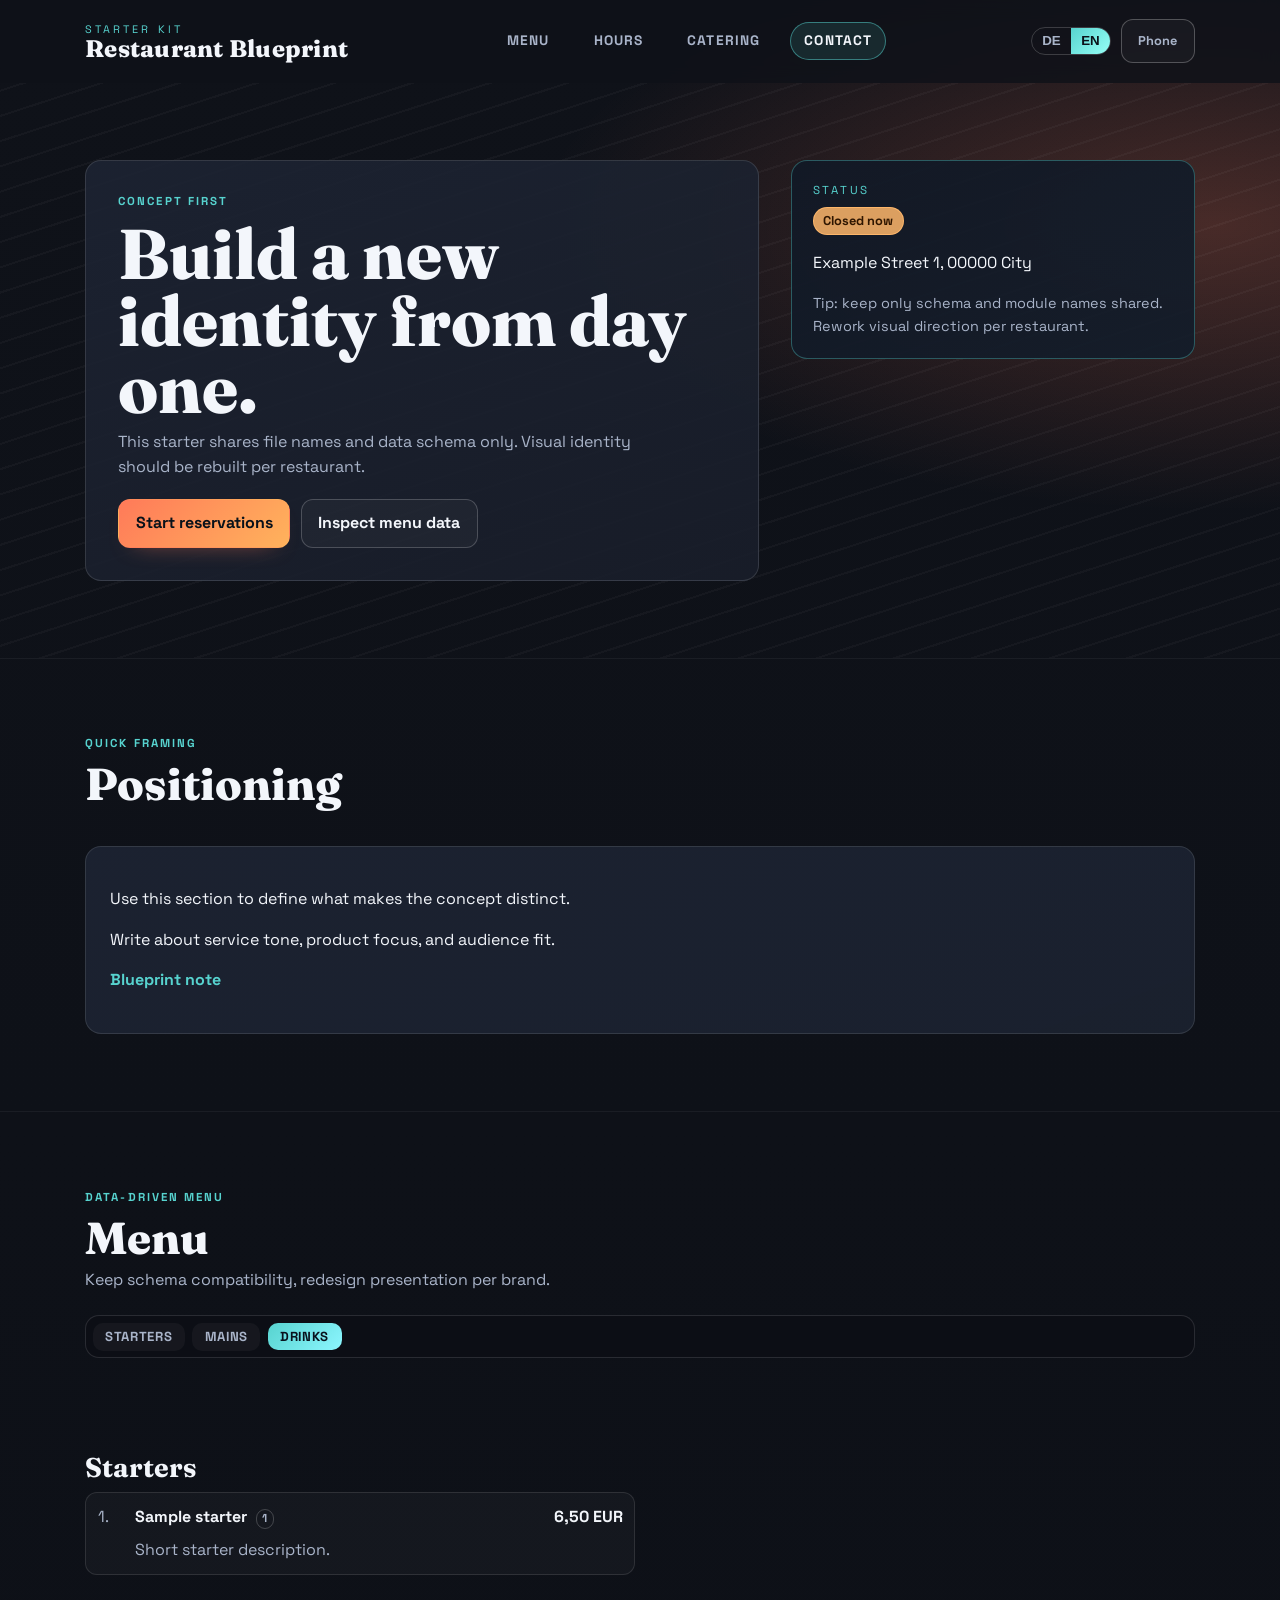
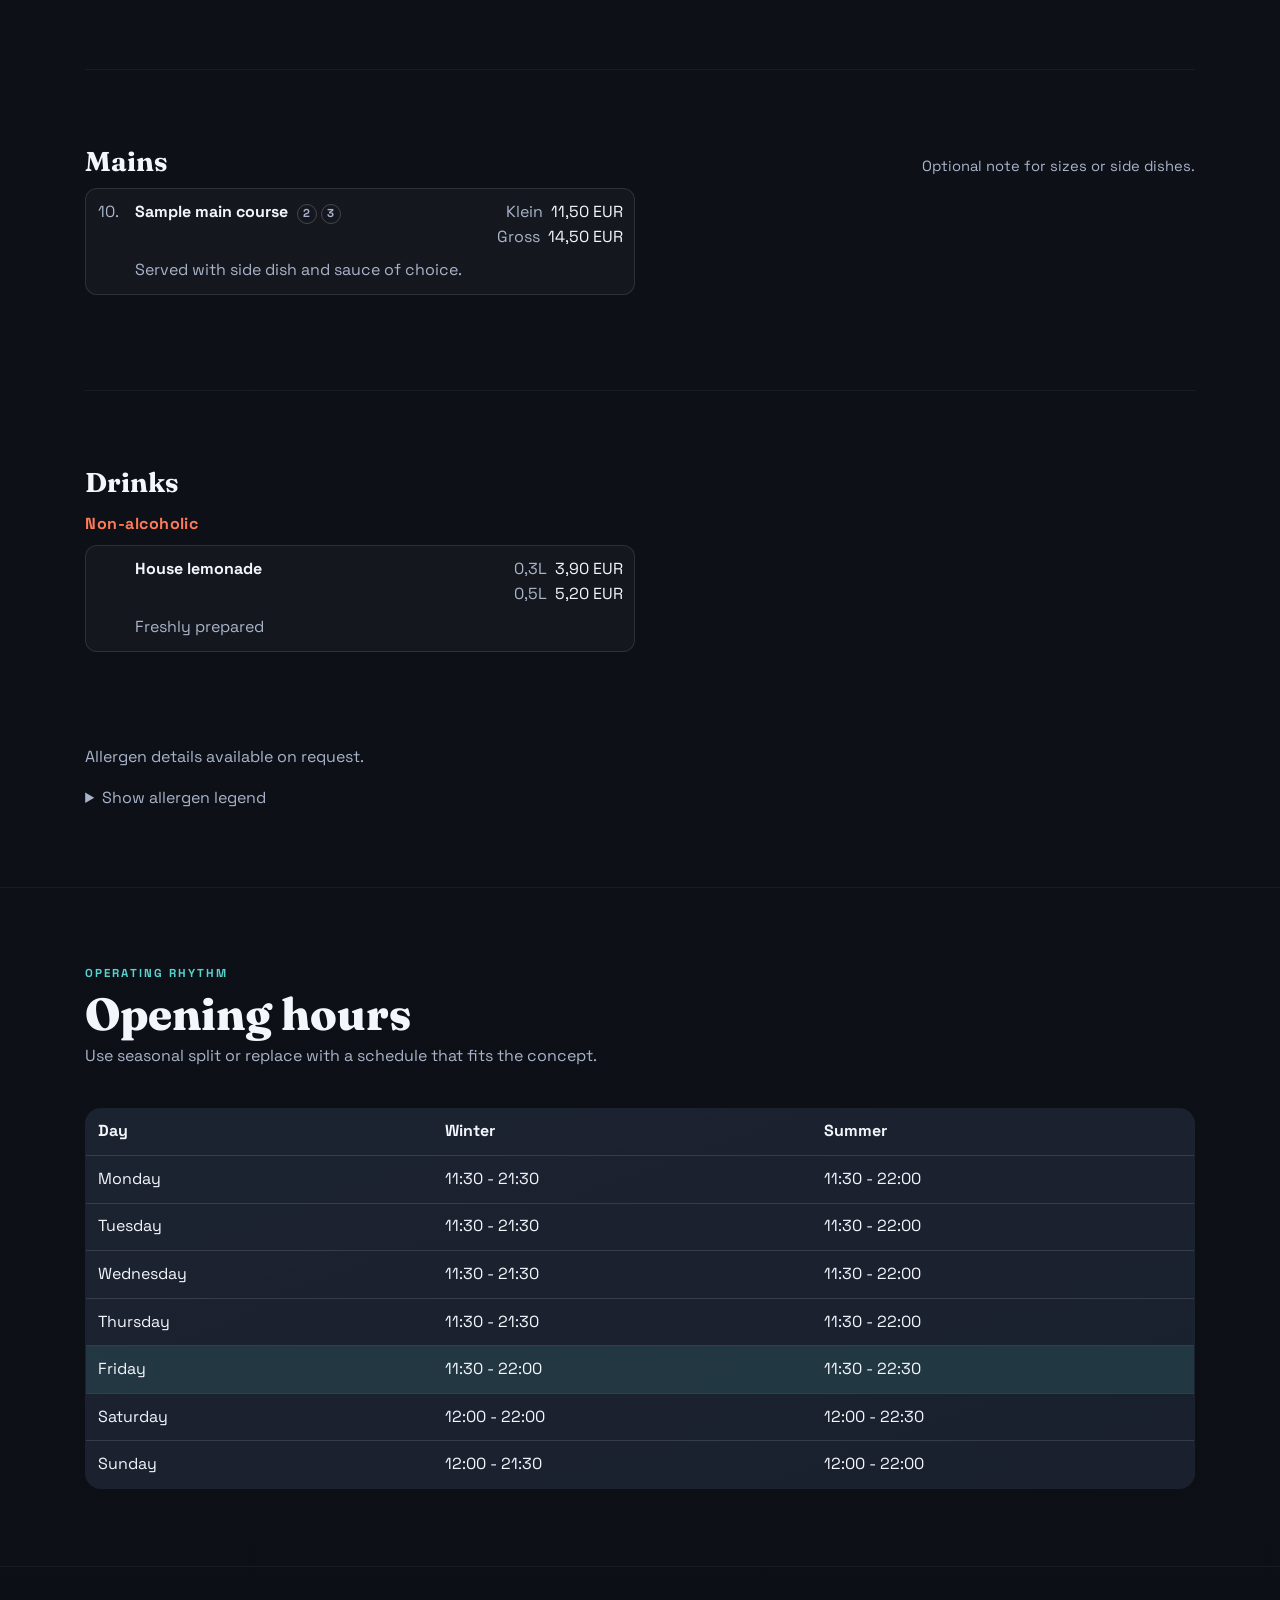
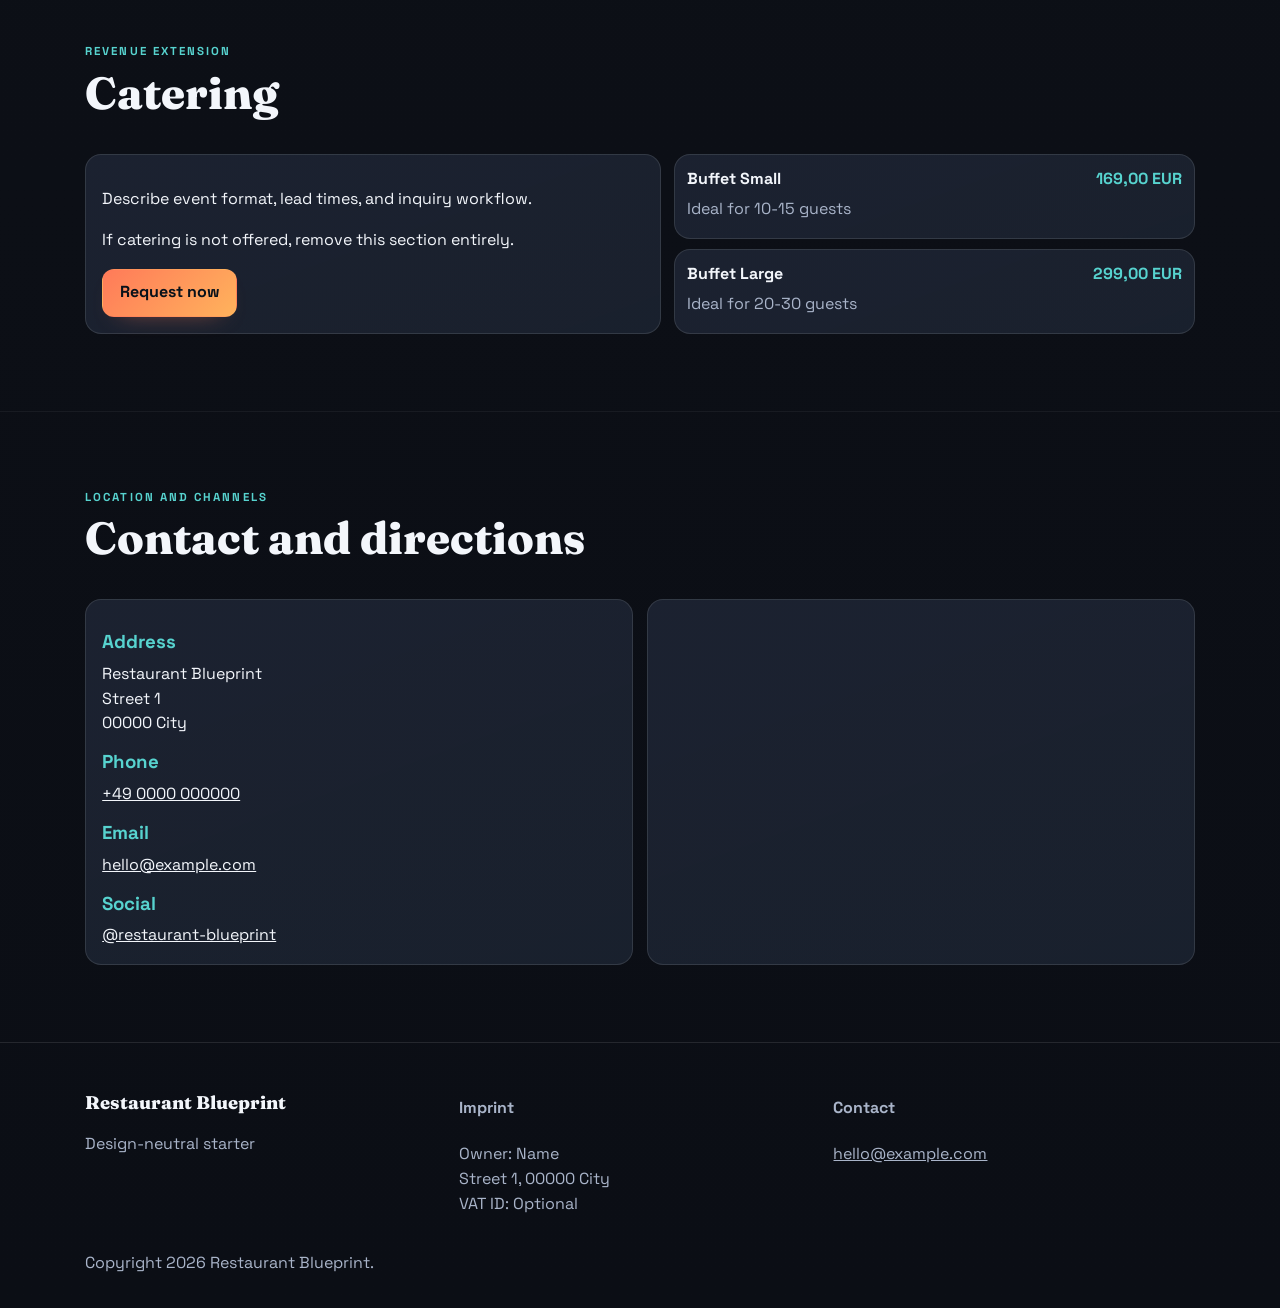
<file: template/index.html>
<!doctype html>
<html lang="de">

<head>
  <meta charset="utf-8">
  <meta name="viewport" content="width=device-width, initial-scale=1">
  <title>Restaurant Blueprint | Flexible Starter</title>
  <meta name="description" content="A neutral restaurant starter that shares file names and data schema only.">
  <meta name="theme-color" content="#0f1219">
  <link rel="preconnect" href="https://fonts.googleapis.com">
  <link rel="preconnect" href="https://fonts.gstatic.com" crossorigin>
  <link
    href="https://fonts.googleapis.com/css2?family=Fraunces:opsz,wght@9..144,600;9..144,800&family=Space+Grotesk:wght@400;500;700&display=swap"
    rel="stylesheet">
  <link rel="stylesheet" href="assets/css/styles.css">
</head>

<body>

  <header class="site-header" id="top">
    <div class="container header-inner">
      <a href="#top" class="brand" aria-label="Restaurant blueprint home">
        <span class="brand-line">starter kit</span>
        <span class="brand-name">Restaurant Blueprint</span>
      </a>

      <button class="nav-toggle" aria-expanded="false" aria-controls="primary-nav" aria-label="Toggle menu">
        <span></span><span></span><span></span>
      </button>

      <nav id="primary-nav" class="primary-nav">
        <a href="#menu" data-i18n="nav.menu">Menu</a>
        <a href="#hours" data-i18n="nav.hours">Hours</a>
        <a href="#catering" data-i18n="nav.catering">Catering</a>
        <a href="#contact" data-i18n="nav.contact">Contact</a>
      </nav>

      <div class="header-actions">
        <div class="lang-toggle" role="group" aria-label="Choose language">
          <button data-lang="de" class="is-active" aria-pressed="true">DE</button>
          <button data-lang="en" aria-pressed="false">EN</button>
        </div>
        <a href="tel:+490000000000" class="cta cta-phone">
          <span data-i18n="contact.phoneLabel">Phone</span>
        </a>
      </div>
    </div>
  </header>

  <main>
    <section class="hero">
      <div class="container hero-inner">
        <div class="hero-copy">
          <p class="hero-eyebrow" data-i18n="hero.eyebrow">Concept-first starter</p>
          <h1 class="hero-title">Build a new identity from day one.</h1>
          <p class="hero-sub" data-i18n="hero.sub">Replace this text with your own story, then reshape colors and type
            to match the cuisine.</p>
          <div class="hero-actions">
            <a href="tel:+490000000000" class="cta cta-primary" data-i18n="hero.cta1">Start reservations</a>
            <a href="#menu" class="cta cta-ghost" data-i18n="hero.cta2">Browse menu data</a>
          </div>
        </div>
        <div class="hero-panel">
          <p class="hero-panel-label">Status</p>
          <span class="open-badge" id="openBadge" aria-live="polite"></span>
          <p data-i18n="hero.address">Street 1, 00000 City</p>
          <p class="hero-panel-tip">Tip: keep only schema and module names shared. Rework visual direction per
            restaurant.</p>
        </div>
      </div>
    </section>

    <section class="about" id="about">
      <div class="container about-inner">
        <header class="section-head">
          <p class="eyebrow">Quick framing</p>
          <h2 class="section-title" data-i18n="about.title">Set the tone fast</h2>
        </header>
        <div class="letter">
          <p data-i18n="about.p1">Use this block for a compact concept note, not a generic welcome letter.</p>
          <p data-i18n="about.p2">Describe service style, product quality, and what makes this place unlike competitors.
          </p>
          <p class="signature" data-i18n="about.sig">Blueprint team note</p>
        </div>
      </div>
    </section>

    <section class="menu-section" id="menu">
      <div class="container">
        <header class="section-head">
          <p class="eyebrow" data-i18n="menu.eyebrow">Data driven menu</p>
          <h2 class="section-title" data-i18n="menu.title">Menu</h2>
          <p class="section-sub" data-i18n="menu.sub">Keep the JS shape, rewrite the experience.</p>
        </header>

        <nav class="menu-tabs" id="menuTabs" aria-label="Categories"></nav>
        <div id="menuRoot" class="menu-root"></div>

        <footer class="menu-foot">
          <p data-i18n="menu.allergens">Allergen information is available on request.</p>
          <details class="allergen-legend">
            <summary data-i18n="menu.legendToggle">Show allergen legend</summary>
            <ol id="allergenLegend"></ol>
          </details>
        </footer>
      </div>
    </section>

    <section class="hours" id="hours">
      <div class="container hours-inner">
        <header class="section-head">
          <p class="eyebrow" data-i18n="hours.eyebrow">Operational rhythm</p>
          <h2 class="section-title" data-i18n="hours.title">Opening hours</h2>
          <p class="section-sub" data-i18n="hours.sub">Use this structure for seasonal split or daily schedules.</p>
        </header>
        <table class="hours-table">
          <thead>
            <tr>
              <th data-i18n="hours.day">Day</th>
              <th><span data-i18n="hours.winter">Winter</span></th>
              <th><span data-i18n="hours.summer">Summer</span></th>
            </tr>
          </thead>
          <tbody id="hoursBody"></tbody>
        </table>
      </div>
    </section>

    <section class="catering" id="catering">
      <div class="container catering-inner">
        <header class="section-head">
          <p class="eyebrow" data-i18n="catering.eyebrow">Revenue extension</p>
          <h2 class="section-title" data-i18n="catering.title">Catering</h2>
        </header>
        <div class="catering-grid">
          <div class="catering-copy">
            <p data-i18n="catering.p1">Describe event format, lead times, and preferred inquiry path.</p>
            <p data-i18n="catering.p2">Swap this section out entirely if catering is not part of the concept.</p>
            <a href="tel:+490000000000" class="cta cta-primary" data-i18n="catering.cta">Request now</a>
          </div>
          <ul class="catering-list" id="cateringList"></ul>
        </div>
      </div>
    </section>

    <section class="contact" id="contact">
      <div class="container contact-inner">
        <header class="section-head">
          <p class="eyebrow" data-i18n="contact.eyebrow">Location and channels</p>
          <h2 class="section-title" data-i18n="contact.title">Contact &amp; directions</h2>
        </header>
        <div class="contact-grid">
          <div class="contact-card">
            <h3 data-i18n="contact.addressLabel">Address</h3>
            <p>Restaurant Blueprint<br>Street 1<br>00000 City</p>

            <h3 data-i18n="contact.phoneLabel">Phone</h3>
            <p><a href="tel:+490000000000">+49 0000 000000</a></p>

            <h3 data-i18n="contact.emailLabel">Email</h3>
            <p><a href="mailto:hello@example.com">hello@example.com</a></p>

            <h3 data-i18n="contact.socialLabel">Social</h3>
            <p><a href="#">@restaurant-blueprint</a></p>
          </div>
          <div class="map-frame">
            <iframe title="Restaurant location" src="https://www.google.com/maps?q=Berlin&output=embed" loading="lazy"
              referrerpolicy="no-referrer-when-downgrade" allowfullscreen></iframe>
          </div>
        </div>
      </div>
    </section>
  </main>

  <footer class="site-footer">
    <div class="container footer-inner">
      <div class="footer-col">
        <p class="footer-brand">Restaurant Blueprint</p>
        <p data-i18n="footer.tagline">Design-neutral starter</p>
      </div>
      <div class="footer-col">
        <h4 data-i18n="footer.imprint">Imprint</h4>
        <p>
          <span data-i18n="footer.owner">Owner:</span> Name<br>
          Street 1, 00000 City<br>
          <span data-i18n="footer.vat">VAT ID:</span> Optional
        </p>
      </div>
      <div class="footer-col">
        <h4 data-i18n="footer.kontaktTitle">Contact</h4>
        <p><a href="mailto:hello@example.com">hello@example.com</a></p>
      </div>
      <p class="footer-credit">Copyright <span id="year"></span> Restaurant Blueprint.</p>
    </div>
  </footer>

  <script src="assets/js/i18n.js" defer></script>
  <script src="assets/js/menu.js" defer></script>
  <script src="assets/js/main.js" defer></script>
</body>

</html>
</file>
<file: template/assets/css/styles.css>
:root {
  --bg: #0f1219;
  --bg-2: #161b27;
  --panel: #1d2433;
  --panel-soft: #212a3b;
  --ink: #f3f6fb;
  --ink-soft: #a9b4c9;
  --line: #2d3a53;
  --hot: #ff7a59;
  --cool: #57d3cf;
  --ok: #57d3cf;
  --warn: #ffb86b;
  --maxw: 1180px;
  --gut: clamp(1rem, 3vw, 2.2rem);
  --radius: 16px;
  --header-h: 82px;
  --tabs-h: 50px;
}

@media (max-width: 480px) {
  :root {
    --header-h: 74px;
  }
}

* {
  box-sizing: border-box;
}

html {
  scroll-behavior: smooth;
}

body {
  margin: 0;
  font: 16px/1.55 "Space Grotesk", "Trebuchet MS", sans-serif;
  color: var(--ink);
  background:
    radial-gradient(900px 360px at 8% -10%, rgba(87, 211, 207, 0.26), transparent 65%),
    radial-gradient(1000px 420px at 95% 5%, rgba(255, 122, 89, 0.24), transparent 68%),
    linear-gradient(180deg, var(--bg) 0%, #0b0e15 100%);
}

@media (prefers-reduced-motion: reduce) {
  html {
    scroll-behavior: auto;
  }
}

a {
  color: inherit;
}

.container {
  width: min(var(--maxw), 100%);
  margin: 0 auto;
  padding: 0 var(--gut);
}

section {
  padding: clamp(2.8rem, 6vw, 5rem) 0;
}

section+section {
  border-top: 1px solid rgba(255, 255, 255, 0.05);
}

:where(section[id]) {
  scroll-margin-top: var(--header-h);
}

.site-header {
  position: sticky;
  top: 0;
  z-index: 50;
  border-bottom: 1px solid transparent;
  background: rgba(15, 18, 25, 0.82);
  backdrop-filter: blur(10px);
}

.site-header.is-scrolled {
  border-bottom-color: rgba(87, 211, 207, 0.25);
  box-shadow: 0 14px 28px -28px rgba(0, 0, 0, 0.85);
}

.header-inner {
  min-height: var(--header-h);
  display: grid;
  grid-template-columns: auto 1fr auto;
  align-items: center;
  gap: 1.2rem;
}

.brand {
  display: inline-flex;
  flex-direction: column;
  text-decoration: none;
}

.brand-line {
  font-size: 0.68rem;
  letter-spacing: 0.28em;
  text-transform: uppercase;
  color: var(--cool);
}

.brand-name {
  font: 800 clamp(1.1rem, 3vw, 1.5rem)/1 "Fraunces", Georgia, serif;
  letter-spacing: 0.01em;
}

.primary-nav {
  display: flex;
  justify-content: center;
  gap: clamp(0.5rem, 1.5vw, 1rem);
}

.primary-nav a {
  text-decoration: none;
  font-weight: 700;
  font-size: 0.86rem;
  letter-spacing: 0.08em;
  text-transform: uppercase;
  border: 1px solid transparent;
  border-radius: 999px;
  padding: 0.45rem 0.82rem;
  color: var(--ink-soft);
  transition: color 0.18s ease, border-color 0.18s ease, background-color 0.18s ease;
}

.primary-nav a:hover,
.primary-nav a.is-active {
  color: var(--ink);
  border-color: rgba(87, 211, 207, 0.5);
  background: rgba(87, 211, 207, 0.12);
}

.nav-toggle {
  display: none;
  border: 0;
  background: transparent;
  padding: 0.3rem;
}

.nav-toggle span {
  display: block;
  width: 24px;
  height: 2px;
  margin: 5px 0;
  background: var(--ink);
  transition: transform 0.2s ease, opacity 0.2s ease;
}

.nav-toggle[aria-expanded="true"] span:nth-child(1) {
  transform: translateY(7px) rotate(45deg);
}

.nav-toggle[aria-expanded="true"] span:nth-child(2) {
  opacity: 0;
}

.nav-toggle[aria-expanded="true"] span:nth-child(3) {
  transform: translateY(-7px) rotate(-45deg);
}

.header-actions {
  display: flex;
  align-items: center;
  gap: 0.6rem;
}

.lang-toggle {
  display: inline-flex;
  border-radius: 999px;
  border: 1px solid rgba(255, 255, 255, 0.18);
  overflow: hidden;
}

.lang-toggle button {
  border: 0;
  background: transparent;
  color: var(--ink-soft);
  font-weight: 700;
  padding: 0.32rem 0.64rem;
}

.lang-toggle button.is-active {
  color: #0b1018;
  background: linear-gradient(135deg, var(--cool), #96fff6);
}

.cta {
  display: inline-flex;
  align-items: center;
  justify-content: center;
  text-decoration: none;
  border-radius: 12px;
  padding: 0.68rem 1.04rem;
  font-weight: 700;
  border: 1px solid transparent;
  transition: transform 0.15s ease, box-shadow 0.2s ease;
}

.cta:hover {
  transform: translateY(-1px);
}

.cta-primary {
  color: #08111a;
  background: linear-gradient(135deg, var(--hot), #ffb35c);
  box-shadow: 0 10px 24px -18px rgba(255, 122, 89, 0.8);
}

.cta-ghost {
  color: var(--ink);
  border-color: rgba(255, 255, 255, 0.2);
  background: rgba(255, 255, 255, 0.03);
}

.cta-phone {
  font-size: 0.8rem;
  border: 1px solid rgba(255, 255, 255, 0.25);
  color: var(--ink-soft);
  background: rgba(255, 255, 255, 0.03);
}

.cta-small {
  padding: 0.48rem 0.75rem;
  font-size: 0.8rem;
}

.hero {
  position: relative;
  overflow: hidden;
}

.hero::before {
  content: "";
  position: absolute;
  inset: 0;
  background: repeating-linear-gradient(-18deg,
      transparent 0 22px,
      rgba(255, 255, 255, 0.03) 22px 24px);
  pointer-events: none;
}

.hero-inner {
  position: relative;
  display: grid;
  grid-template-columns: 1.25fr 0.75fr;
  gap: clamp(1rem, 3vw, 2rem);
}

.hero-copy {
  padding: clamp(1.2rem, 2.5vw, 2rem);
  border: 1px solid rgba(255, 255, 255, 0.12);
  border-radius: var(--radius);
  background: linear-gradient(160deg, rgba(29, 36, 51, 0.9), rgba(25, 30, 42, 0.9));
}

.hero-panel {
  padding: clamp(1rem, 2vw, 1.3rem);
  border-radius: var(--radius);
  border: 1px solid rgba(87, 211, 207, 0.35);
  background: linear-gradient(150deg, rgba(18, 25, 38, 0.95), rgba(20, 29, 42, 0.95));
  align-self: start;
}

.hero-panel-label {
  margin: 0 0 0.45rem;
  font-size: 0.72rem;
  letter-spacing: 0.24em;
  text-transform: uppercase;
  color: var(--cool);
}

.hero-panel-tip {
  margin: 0.65rem 0 0;
  color: var(--ink-soft);
  font-size: 0.9rem;
}

.hero-eyebrow,
.eyebrow {
  margin: 0;
  color: var(--cool);
  font-weight: 700;
  text-transform: uppercase;
  letter-spacing: 0.18em;
  font-size: 0.72rem;
}

.hero-title {
  margin: 0.65rem 0 0.55rem;
  font: 800 clamp(2rem, 7vw, 4.4rem)/0.95 "Fraunces", Georgia, serif;
  max-width: 13ch;
}

.hero-sub {
  margin: 0;
  color: var(--ink-soft);
  max-width: 56ch;
}

.hero-actions {
  margin-top: 1.2rem;
  display: flex;
  flex-wrap: wrap;
  gap: 0.65rem;
}

.hero-meta {
  display: flex;
  align-items: center;
  gap: 0.45rem;
  color: var(--ink-soft);
}

.open-badge {
  display: inline-flex;
  align-items: center;
  border-radius: 999px;
  border: 1px solid rgba(255, 255, 255, 0.22);
  padding: 0.22rem 0.62rem;
  font-weight: 700;
  font-size: 0.8rem;
}

.open-badge.is-open {
  color: #062225;
  background: rgba(87, 211, 207, 0.82);
  border-color: rgba(87, 211, 207, 0.95);
}

.open-badge.is-closed {
  color: #2f1600;
  background: rgba(255, 184, 107, 0.85);
  border-color: rgba(255, 184, 107, 0.95);
}

.section-head {
  margin-bottom: 1.4rem;
  max-width: 54rem;
}

.section-title {
  margin: 0.45rem 0 0;
  font: 800 clamp(1.45rem, 4vw, 2.8rem)/1.05 "Fraunces", Georgia, serif;
}

.section-sub {
  color: var(--ink-soft);
  margin: 0.45rem 0 0;
}

.about-inner,
.hours-inner,
.catering-inner,
.contact-inner {
  display: grid;
  gap: 1rem;
}

.letter,
.hours-table,
.catering-copy,
.catering-list li,
.contact-card,
.map-frame {
  background: linear-gradient(160deg, rgba(29, 36, 51, 0.9), rgba(27, 34, 48, 0.92));
  border: 1px solid rgba(255, 255, 255, 0.11);
  border-radius: var(--radius);
}

.letter {
  padding: clamp(1rem, 2.5vw, 1.5rem);
}

.signature {
  color: var(--cool);
  font-weight: 700;
}

.menu-tabs {
  position: sticky;
  top: var(--header-h);
  z-index: 20;
  display: flex;
  gap: 0.45rem;
  overflow: auto;
  padding: 0.42rem;
  border-radius: 14px;
  background: rgba(12, 15, 22, 0.92);
  border: 1px solid rgba(255, 255, 255, 0.12);
}

.menu-tabs button {
  border: 0;
  background: rgba(255, 255, 255, 0.04);
  color: var(--ink-soft);
  border-radius: 10px;
  padding: 0.45rem 0.78rem;
  white-space: nowrap;
  font: 700 0.82rem/1 "Space Grotesk", sans-serif;
  letter-spacing: 0.05em;
  text-transform: uppercase;
}

.menu-tabs button.is-active {
  color: #09121d;
  background: linear-gradient(135deg, var(--cool), #8cf6ff);
}

.menu-cat {
  margin-top: 1.1rem;
  scroll-margin-top: calc(var(--header-h) + var(--tabs-h) + 0.5rem);
}

.menu-cat-head {
  margin-bottom: 0.62rem;
  display: flex;
  flex-wrap: wrap;
  justify-content: space-between;
  gap: 0.6rem;
  align-items: baseline;
}

.menu-cat-head h3 {
  margin: 0;
  font: 700 clamp(1.15rem, 2.5vw, 1.7rem)/1.1 "Fraunces", Georgia, serif;
}

.cat-note {
  margin: 0;
  color: var(--ink-soft);
  max-width: 48ch;
  font-size: 0.92rem;
}

.menu-grid {
  display: grid;
  grid-template-columns: repeat(2, minmax(0, 1fr));
  gap: 0.62rem;
}

.menu-subgroup {
  margin-top: 0.9rem;
}

.subgroup-title {
  margin: 0 0 0.5rem;
  color: var(--hot);
  letter-spacing: 0.03em;
}

.menu-item {
  display: grid;
  grid-template-columns: auto 1fr auto;
  gap: 0.5rem;
  padding: 0.72rem;
  border: 1px solid rgba(255, 255, 255, 0.11);
  border-radius: 12px;
  background: rgba(255, 255, 255, 0.03);
}

.menu-item .num {
  min-width: 1.8rem;
  color: var(--ink-soft);
}

.menu-item .name {
  margin: 0;
  font-weight: 700;
}

.menu-item .desc {
  margin: 0;
  color: var(--ink-soft);
  grid-column: 2 / 4;
}

.menu-item .price {
  text-align: right;
}

.menu-item .price .row {
  display: flex;
  justify-content: flex-end;
  gap: 0.45rem;
}

.menu-item .price .row em {
  color: var(--ink-soft);
  font-style: normal;
}

.menu-item .price .single {
  font-weight: 700;
}

.menu-item .allergens {
  display: inline-flex;
  gap: 0.28rem;
  margin-left: 0.35rem;
}

.menu-item .allergens span {
  border-radius: 999px;
  border: 1px solid rgba(255, 255, 255, 0.2);
  color: var(--ink-soft);
  font-size: 0.72rem;
  padding: 0 0.33rem;
}

.menu-foot {
  margin-top: 1rem;
  color: var(--ink-soft);
}

.allergen-legend {
  margin-top: 0.5rem;
}

.hours-table {
  width: 100%;
  border-collapse: collapse;
  overflow: hidden;
}

.hours-table th,
.hours-table td {
  padding: 0.68rem 0.72rem;
  border-bottom: 1px solid rgba(255, 255, 255, 0.12);
  text-align: left;
}

.hours-table tr.is-today {
  background: rgba(87, 211, 207, 0.12);
}

.catering-grid {
  display: grid;
  grid-template-columns: 1.05fr 0.95fr;
  gap: 0.85rem;
}

.catering-copy {
  padding: 1rem;
}

.catering-list {
  list-style: none;
  margin: 0;
  padding: 0;
  display: grid;
  gap: 0.62rem;
}

.catering-list li {
  padding: 0.75rem;
}

.catering-list .name {
  font-weight: 700;
}

.catering-list .price {
  float: right;
  font-weight: 700;
  color: var(--cool);
}

.catering-list .desc {
  margin: 0.3rem 0 0;
  color: var(--ink-soft);
}

.contact-grid {
  display: grid;
  grid-template-columns: 1fr 1fr;
  gap: 0.85rem;
}

.contact-card,
.map-frame {
  padding: 1rem;
}

.contact-card h3 {
  margin: 0.7rem 0 0.35rem;
  color: var(--cool);
}

.contact-card p {
  margin: 0;
}

.map-frame iframe {
  border: 0;
  width: 100%;
  min-height: 295px;
  border-radius: 10px;
}

.site-footer {
  border-top: 1px solid rgba(255, 255, 255, 0.1);
  padding: 2rem 0;
}

.footer-inner {
  display: grid;
  grid-template-columns: repeat(3, minmax(0, 1fr));
  gap: 0.8rem;
}

.footer-col {
  color: var(--ink-soft);
}

.footer-brand {
  color: var(--ink);
  font: 800 1.15rem/1.1 "Fraunces", Georgia, serif;
}

.footer-credit {
  margin: 0.35rem 0 0;
  color: var(--ink-soft);
  grid-column: 1 / -1;
}

@media (max-width: 960px) {

  .hero-inner,
  .menu-grid,
  .catering-grid,
  .contact-grid,
  .footer-inner {
    grid-template-columns: 1fr;
  }

  .hero-title {
    max-width: 18ch;
  }
}

@media (max-width: 900px) {
  .nav-toggle {
    display: block;
  }

  .primary-nav {
    position: fixed;
    inset: var(--header-h) 0 auto 0;
    display: none;
    flex-direction: column;
    padding: 0.68rem 0;
    background: rgba(15, 18, 25, 0.98);
    border-bottom: 1px solid rgba(255, 255, 255, 0.14);
    max-height: calc(100dvh - var(--header-h));
    overflow-y: auto;
  }

  .primary-nav.is-open {
    display: flex;
  }

  .primary-nav a {
    border-radius: 0;
    padding: 0.76rem var(--gut);
    border-inline: 0;
  }
}

@media (max-width: 600px) {
  .header-inner {
    grid-template-columns: auto auto 1fr;
  }

  .header-actions {
    justify-self: end;
  }

  .cta-phone span {
    display: none;
  }
}
</file>
